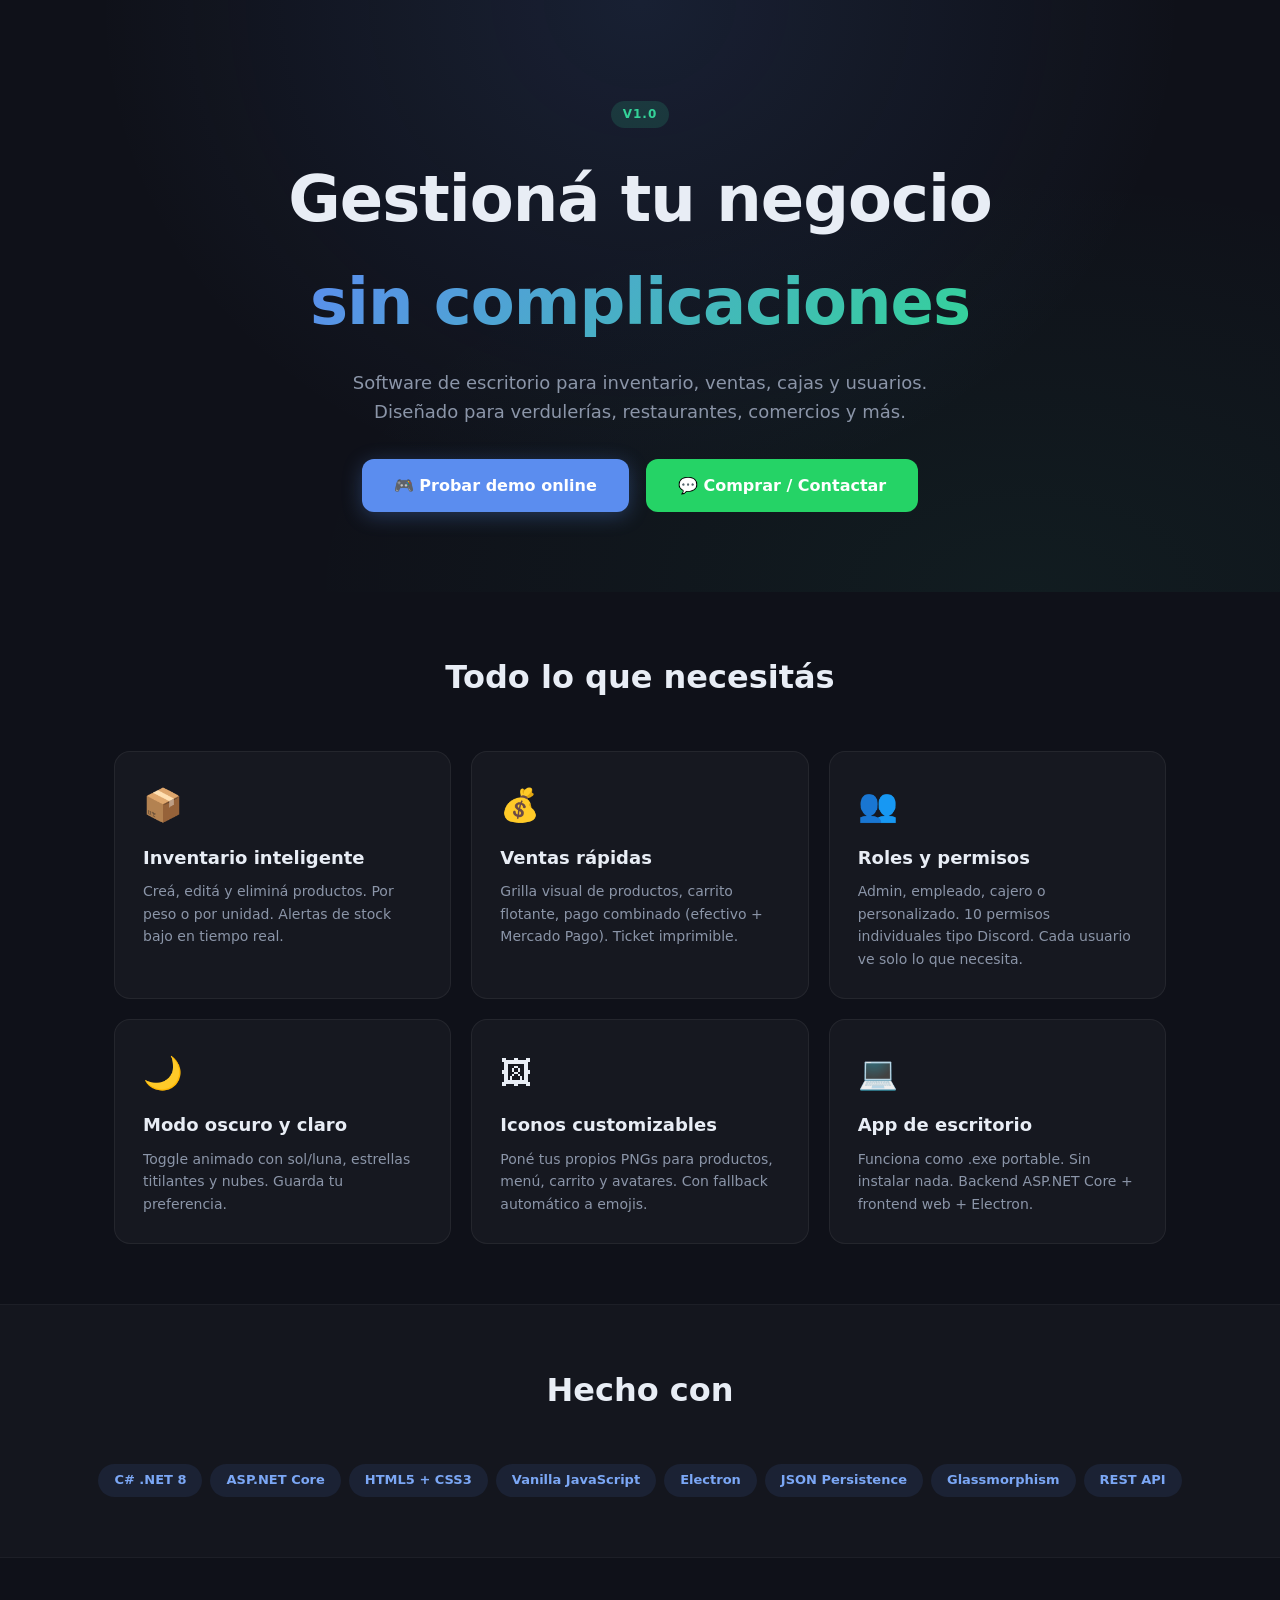
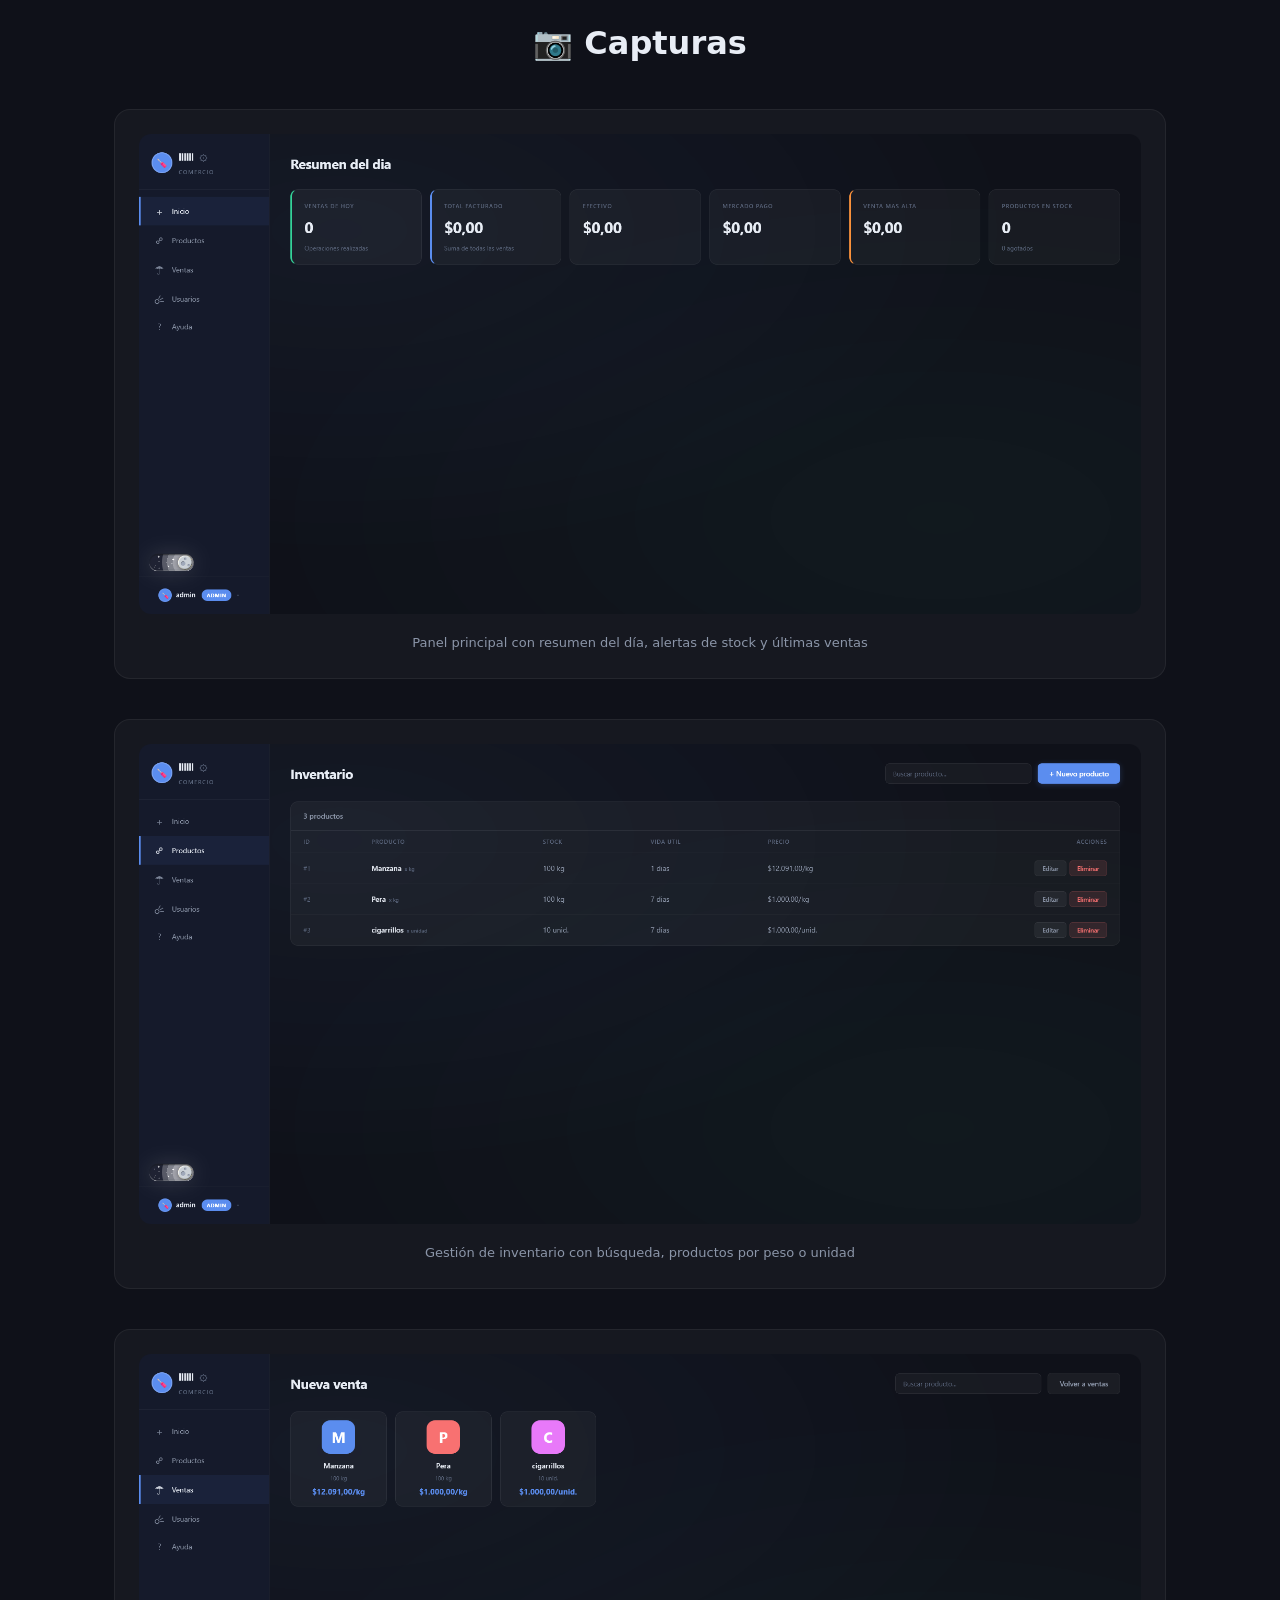
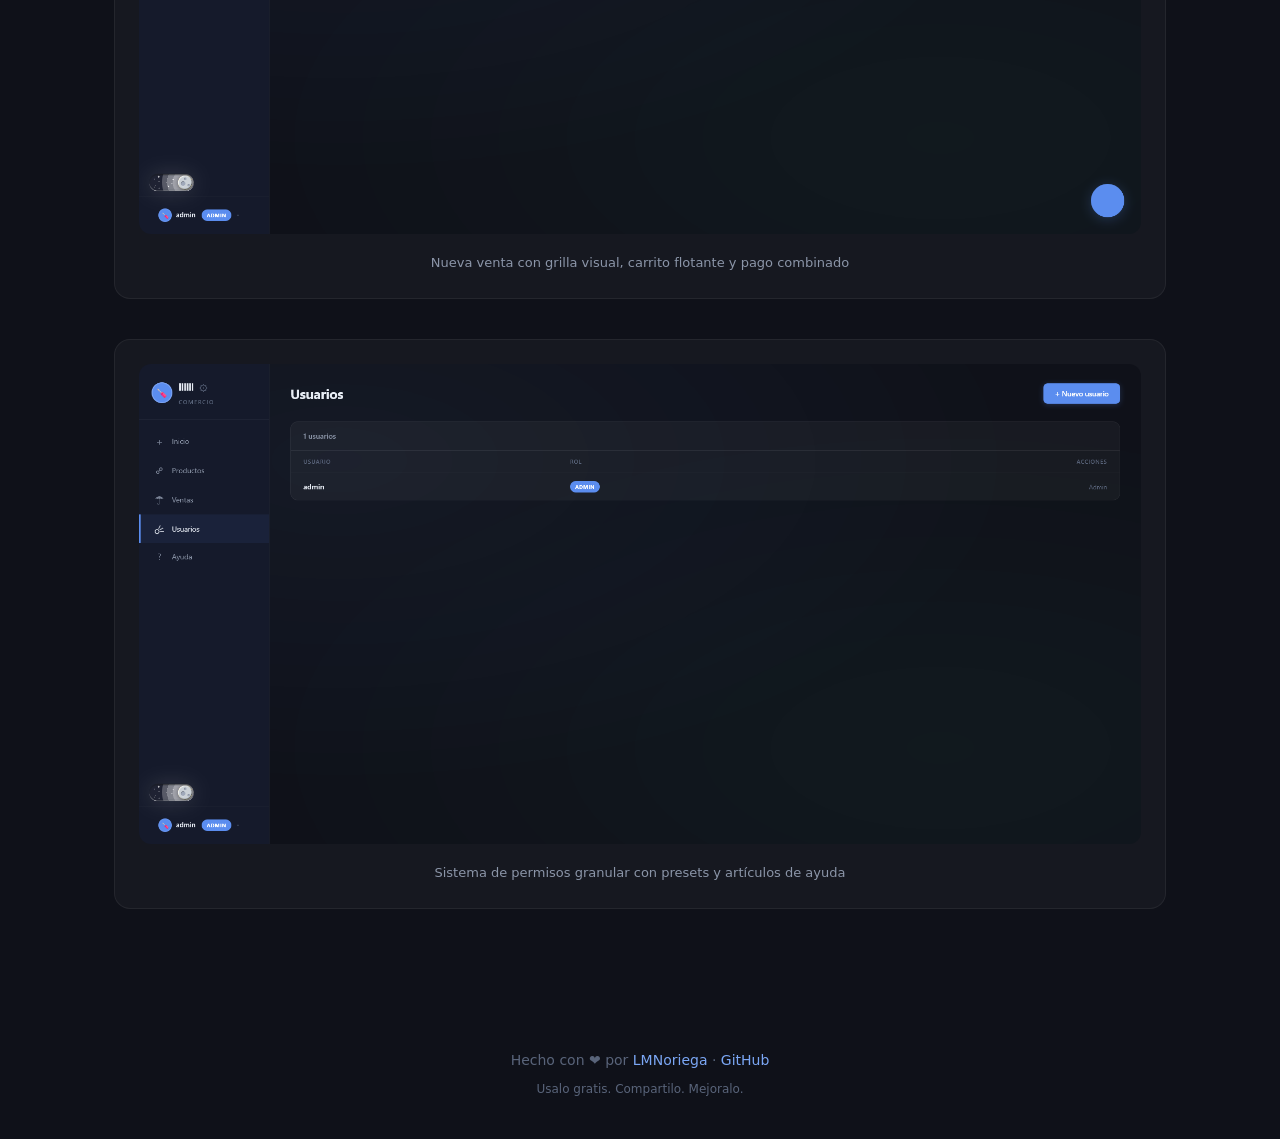
<file: index.html>
<!DOCTYPE html>
<html lang="es">
<head>
    <meta charset="UTF-8">
    <meta name="viewport" content="width=device-width, initial-scale=1.0">
    <meta name="theme-color" content="#0f1119">
    <title>Gestor de Comercio - Software para tu negocio</title>
    <style>
        * { margin: 0; padding: 0; box-sizing: border-box; }
        body {
            font-family: 'Segoe UI', system-ui, sans-serif;
            background: #0f1119;
            color: #e8edf5;
            line-height: 1.6;
            -webkit-font-smoothing: antialiased;
        }
        .hero {
            text-align: center;
            padding: 100px 24px 80px;
            background: radial-gradient(ellipse at 50% 0%, rgba(91,141,239,0.12) 0%, transparent 60%),
                        radial-gradient(ellipse at 80% 100%, rgba(52,211,153,0.06) 0%, transparent 50%);
        }
        .hero h1 {
            font-size: clamp(36px, 6vw, 64px);
            font-weight: 800;
            letter-spacing: -1px;
            margin-bottom: 16px;
        }
        .hero .gradient-text {
            background: linear-gradient(135deg, #5b8def, #34d399);
            -webkit-background-clip: text;
            -webkit-text-fill-color: transparent;
            background-clip: text;
        }
        .hero p {
            font-size: 18px;
            color: #8b95a8;
            max-width: 600px;
            margin: 0 auto 32px;
        }
        .btn {
            display: inline-flex;
            align-items: center;
            gap: 8px;
            padding: 14px 32px;
            font-size: 16px;
            font-weight: 700;
            border-radius: 12px;
            text-decoration: none;
            transition: all 0.2s;
        }
        .btn-primary {
            background: #5b8def;
            color: #fff;
            box-shadow: 0 4px 20px rgba(91,141,239,0.3);
        }
        .btn-primary:hover {
            background: #7ba7f5;
            transform: translateY(-2px);
        }
        .btn-secondary {
            background: rgba(255,255,255,0.06);
            color: #e8edf5;
            border: 1px solid rgba(255,255,255,0.1);
            margin-left: 12px;
        }
        .btn-secondary:hover {
            background: rgba(255,255,255,0.1);
        }
        .btn-whatsapp {
            background: #25D366;
            color: #fff;
            margin-left: 12px;
        }
        .btn-whatsapp:hover {
            background: #20bd5a;
            transform: translateY(-2px);
        }
        .version-badge {
            display: inline-block;
            background: rgba(52,211,153,0.15);
            color: #34d399;
            font-size: 12px;
            font-weight: 700;
            padding: 4px 12px;
            border-radius: 20px;
            margin-bottom: 20px;
            letter-spacing: 1px;
            text-transform: uppercase;
        }
        .features {
            max-width: 1100px;
            margin: 0 auto;
            padding: 60px 24px;
        }
        .section-title {
            text-align: center;
            font-size: 32px;
            font-weight: 700;
            margin-bottom: 48px;
        }
        .feature-grid {
            display: grid;
            grid-template-columns: repeat(auto-fill, minmax(300px, 1fr));
            gap: 20px;
        }
        .feature-card {
            background: rgba(255,255,255,0.03);
            border: 1px solid rgba(255,255,255,0.06);
            border-radius: 16px;
            padding: 28px;
            transition: all 0.2s;
        }
        .feature-card:hover {
            background: rgba(255,255,255,0.05);
            border-color: rgba(255,255,255,0.12);
            transform: translateY(-2px);
        }
        .feature-card .icon {
            font-size: 32px;
            margin-bottom: 12px;
        }
        .feature-card h3 {
            font-size: 18px;
            font-weight: 600;
            margin-bottom: 8px;
        }
        .feature-card p {
            font-size: 14px;
            color: #8b95a8;
        }
        .stack {
            text-align: center;
            padding: 60px 24px;
            background: rgba(255,255,255,0.02);
            border-top: 1px solid rgba(255,255,255,0.04);
            border-bottom: 1px solid rgba(255,255,255,0.04);
        }
        .stack-tags {
            display: flex;
            flex-wrap: wrap;
            gap: 8px;
            justify-content: center;
            margin-top: 24px;
        }
        .stack-tag {
            background: rgba(91,141,239,0.1);
            color: #7ba7f5;
            font-size: 13px;
            font-weight: 600;
            padding: 6px 16px;
            border-radius: 20px;
        }
        .screenshots {
            max-width: 1100px;
            margin: 0 auto;
            padding: 60px 24px;
        }
        .screenshot-card {
            background: rgba(255,255,255,0.03);
            border: 1px solid rgba(255,255,255,0.06);
            border-radius: 16px;
            padding: 24px;
            text-align: center;
            margin-bottom: 40px;
        }
        .screenshot-card .placeholder {
            background: rgba(255,255,255,0.03);
            border-radius: 12px;
            height: 400px;
            display: flex;
            align-items: center;
            justify-content: center;
            color: #59647a;
            font-size: 14px;
        }
        footer {
            text-align: center;
            padding: 40px 24px;
            color: #59647a;
            font-size: 14px;
        }
        footer a {
            color: #7ba7f5;
            text-decoration: none;
        }
        @media (max-width: 640px) {
            .btn-secondary { margin-left: 0; margin-top: 12px; }
            .hero { padding: 60px 20px 40px; }
        }
    </style>
</head>
<body>

    <section class="hero">
        <span class="version-badge">v1.0</span>
        <h1>Gestioná tu negocio<br><span class="gradient-text">sin complicaciones</span></h1>
        <p>Software de escritorio para inventario, ventas, cajas y usuarios. Diseñado para verdulerías, restaurantes, comercios y más.</p>
        <div>
            <a href="./demo/" class="btn btn-primary">&#127918; Probar demo online</a>
            <a href="https://wa.me/5491134223964?text=Hola!%20Me%20interesa%20el%20Gestor%20de%20Comercio" class="btn btn-whatsapp" target="_blank">&#128172; Comprar / Contactar</a>
        </div>
    </section>

    <section class="features">
        <h2 class="section-title">Todo lo que necesitás</h2>
        <div class="feature-grid">
            <div class="feature-card">
                <div class="icon">&#128230;</div>
                <h3>Inventario inteligente</h3>
                <p>Creá, editá y eliminá productos. Por peso o por unidad. Alertas de stock bajo en tiempo real.</p>
            </div>
            <div class="feature-card">
                <div class="icon">&#128176;</div>
                <h3>Ventas rápidas</h3>
                <p>Grilla visual de productos, carrito flotante, pago combinado (efectivo + Mercado Pago). Ticket imprimible.</p>
            </div>
            <div class="feature-card">
                <div class="icon">&#128101;</div>
                <h3>Roles y permisos</h3>
                <p>Admin, empleado, cajero o personalizado. 10 permisos individuales tipo Discord. Cada usuario ve solo lo que necesita.</p>
            </div>
            <div class="feature-card">
                <div class="icon">&#127769;</div>
                <h3>Modo oscuro y claro</h3>
                <p>Toggle animado con sol/luna, estrellas titilantes y nubes. Guarda tu preferencia.</p>
            </div>
            <div class="feature-card">
                <div class="icon">&#128444;</div>
                <h3>Iconos customizables</h3>
                <p>Poné tus propios PNGs para productos, menú, carrito y avatares. Con fallback automático a emojis.</p>
            </div>
            <div class="feature-card">
                <div class="icon">&#128187;</div>
                <h3>App de escritorio</h3>
                <p>Funciona como .exe portable. Sin instalar nada. Backend ASP.NET Core + frontend web + Electron.</p>
            </div>
        </div>
    </section>

    <section class="stack">
        <h2 class="section-title">Hecho con</h2>
        <div class="stack-tags">
            <span class="stack-tag">C# .NET 8</span>
            <span class="stack-tag">ASP.NET Core</span>
            <span class="stack-tag">HTML5 + CSS3</span>
            <span class="stack-tag">Vanilla JavaScript</span>
            <span class="stack-tag">Electron</span>
            <span class="stack-tag">JSON Persistence</span>
            <span class="stack-tag">Glassmorphism</span>
            <span class="stack-tag">REST API</span>
        </div>
    </section>

    <section class="screenshots">
        <h2 class="section-title" style="margin-bottom:40px">&#128247; Capturas</h2>
        <div class="screenshot-card">
            <img src="./screenshots/dashboard.png" alt="Dashboard" style="width:100%;border-radius:12px" loading="lazy">
            <p style="color:#8b95a8;font-size:13px;margin-top:12px">Panel principal con resumen del día, alertas de stock y últimas ventas</p>
        </div>
        <div class="screenshot-card">
            <img src="./screenshots/productos.png" alt="Inventario" style="width:100%;border-radius:12px" loading="lazy">
            <p style="color:#8b95a8;font-size:13px;margin-top:12px">Gestión de inventario con búsqueda, productos por peso o unidad</p>
        </div>
        <div class="screenshot-card">
            <img src="./screenshots/ventas.png" alt="Ventas" style="width:100%;border-radius:12px" loading="lazy">
            <p style="color:#8b95a8;font-size:13px;margin-top:12px">Nueva venta con grilla visual, carrito flotante y pago combinado</p>
        </div>
        <div class="screenshot-card">
            <img src="./screenshots/permisos.png" alt="Permisos" style="width:100%;border-radius:12px" loading="lazy">
            <p style="color:#8b95a8;font-size:13px;margin-top:12px">Sistema de permisos granular con presets y artículos de ayuda</p>
        </div>
    </section>

    <footer>
        <p>Hecho con &#10084; por <a href="https://github.com/LMNoriega">LMNoriega</a> · <a href="https://github.com/LMNoriega/gestor-de-comercio-web">GitHub</a></p>
        <p style="margin-top:8px;font-size:12px">Usalo gratis. Compartilo. Mejoralo.</p>
    </footer>

</body>
</html>
</file>
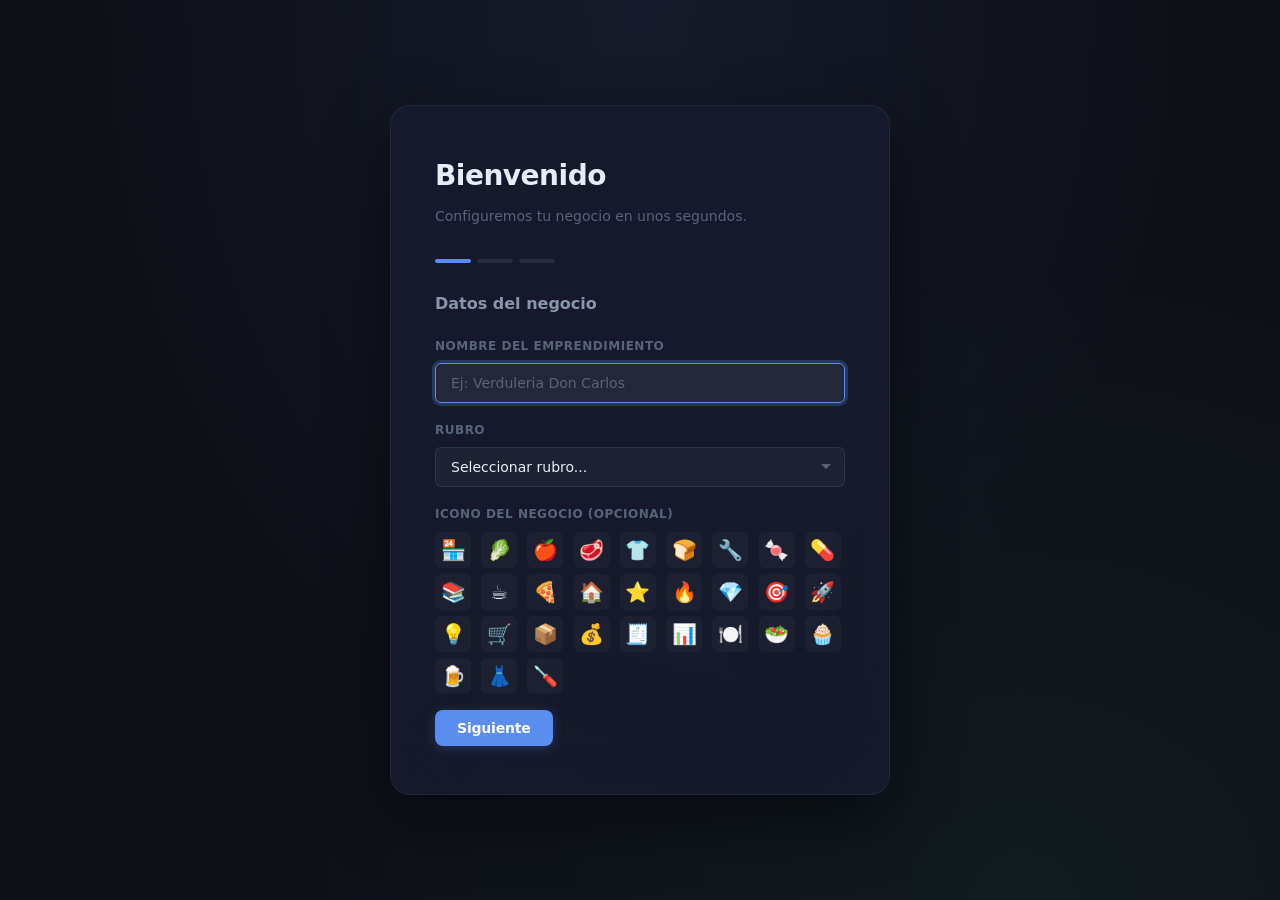
<file: demo/index.html>
<!DOCTYPE html>
<html lang="es">
<head>
    <meta charset="UTF-8">
    <meta name="viewport" content="width=device-width, initial-scale=1.0">
    <meta name="theme-color" content="#0f1119">
    <title>Gestor de Comercio - Demo</title>
    <link rel="stylesheet" href="css/estilo.css">
    <style>
        .demo-banner {
            position: fixed;
            top: 0;
            left: 250px;
            right: 0;
            z-index: 500;
            background: linear-gradient(135deg, #f59e0b, #ea580c);
            color: #fff;
            text-align: center;
            padding: 6px 12px;
            font-size: 12px;
            font-weight: 600;
            letter-spacing: 0.5px;
        }
        .demo-banner a {
            color: #fff;
        }
    </style>
</head>
<body style="margin:0;padding:0;overflow:hidden">

    <div id="app"></div>

    <script src="js/config.js"></script>
    <script src="js/api.js"></script>
    <script src="js/screens/setup.js"></script>
    <script src="js/screens/login.js"></script>
    <script src="js/screens/home.js"></script>
    <script src="js/app.js"></script>

</body>
</html>
</file>
<file: demo/css/estilo.css>
*,
*::before,
*::after {
    margin: 0;
    padding: 0;
    box-sizing: border-box;
}

:root {
    --bg: #0f1119;
    --bg-glass: rgba(22, 27, 44, 0.92);
    --bg-card: rgba(255, 255, 255, 0.04);
    --bg-card-hover: rgba(255, 255, 255, 0.07);
    --border-glass: rgba(255, 255, 255, 0.06);
    --border-card: rgba(255, 255, 255, 0.08);
    --text-primary: #e8edf5;
    --text-secondary: #8b95a8;
    --text-muted: #59647a;
    --accent: #5b8def;
    --accent-glow: rgba(91, 141, 239, 0.25);
    --accent-hover: #7ba7f5;
    --green: #34d399;
    --green-bg: rgba(52, 211, 153, 0.12);
    --red: #f87171;
    --red-bg: rgba(248, 113, 113, 0.12);
    --orange: #fb923c;
    --orange-bg: rgba(251, 146, 60, 0.12);
    --yellow: #facc15;
    --yellow-bg: rgba(250, 204, 21, 0.12);
    --radius: 14px;
    --radius-sm: 8px;
    --radius-xs: 6px;
    --transition: 0.2s cubic-bezier(0.4, 0, 0.2, 1);
    --shadow-lg: 0 25px 60px rgba(0, 0, 0, 0.5);
    --shadow-md: 0 8px 30px rgba(0, 0, 0, 0.3);
    --shadow-sm: 0 2px 8px rgba(0, 0, 0, 0.2);
    --toggle-w: 85px;
}

[data-theme="light"] {
    --bg: #f1f5f9;
    --bg-glass: rgba(255, 255, 255, 0.88);
    --bg-card: rgba(0, 0, 0, 0.03);
    --bg-card-hover: rgba(0, 0, 0, 0.05);
    --border-glass: rgba(0, 0, 0, 0.08);
    --border-card: rgba(0, 0, 0, 0.1);
    --text-primary: #1e293b;
    --text-secondary: #475569;
    --text-muted: #64748b;
    --accent: #2563eb;
    --accent-glow: rgba(37, 99, 235, 0.2);
    --accent-hover: #1d4ed8;
    --green: #16a34a;
    --green-bg: rgba(22, 163, 74, 0.1);
    --red: #dc2626;
    --red-bg: rgba(220, 38, 38, 0.1);
    --orange: #ea580c;
    --orange-bg: rgba(234, 88, 12, 0.1);
    --yellow: #ca8a04;
    --yellow-bg: rgba(202, 138, 4, 0.1);
    --shadow-lg: 0 25px 60px rgba(0, 0, 0, 0.15);
    --shadow-md: 0 8px 30px rgba(0, 0, 0, 0.1);
    --shadow-sm: 0 2px 8px rgba(0, 0, 0, 0.06);
}

body {
    font-family: 'Segoe UI', system-ui, -apple-system, sans-serif;
    background: var(--bg);
    background-image:
        radial-gradient(ellipse at 20% 20%, rgba(91, 141, 239, 0.06) 0%, transparent 60%),
        radial-gradient(ellipse at 80% 80%, rgba(52, 211, 153, 0.04) 0%, transparent 60%);
    color: var(--text-primary);
    min-height: 100vh;
    line-height: 1.6;
    -webkit-font-smoothing: antialiased;
    transition: background 0.4s ease, color 0.4s ease;
}

[data-theme="light"] body {
    background-image:
        radial-gradient(ellipse at 20% 20%, rgba(37, 99, 235, 0.04) 0%, transparent 60%),
        radial-gradient(ellipse at 80% 80%, rgba(22, 163, 74, 0.03) 0%, transparent 60%);
}

#app {
    min-height: 100vh;
}

/* ============ SIDEBAR ============ */
.sidebar {
    position: fixed;
    top: 0;
    left: 0;
    bottom: 0;
    width: 250px;
    background: var(--bg-glass);
    backdrop-filter: blur(24px) saturate(180%);
    -webkit-backdrop-filter: blur(24px) saturate(180%);
    border-right: 1px solid var(--border-glass);
    display: flex;
    flex-direction: column;
    z-index: 100;
    transition: transform var(--transition);
}

.sidebar-header {
    padding: 28px 24px 20px;
    border-bottom: 1px solid var(--border-glass);
}

.sidebar-header h2 {
    font-size: 18px;
    font-weight: 700;
    color: var(--text-primary);
    letter-spacing: -0.3px;
}

.sidebar-header .rubro {
    font-size: 11px;
    color: var(--text-muted);
    text-transform: uppercase;
    letter-spacing: 1.5px;
    margin-top: 4px;
    font-weight: 600;
}

.sidebar-nav {
    flex: 1;
    padding: 12px 0;
    overflow-y: auto;
}

.sidebar-nav a {
    display: flex;
    align-items: center;
    gap: 12px;
    padding: 10px 24px;
    color: var(--text-secondary);
    text-decoration: none;
    font-size: 14px;
    font-weight: 500;
    transition: all var(--transition);
    border-left: 3px solid transparent;
    margin: 1px 0;
}

.sidebar-nav a:hover {
    color: var(--text-primary);
    background: rgba(255, 255, 255, 0.03);
}

.sidebar-nav a.activo {
    color: var(--text-primary);
    background: rgba(91, 141, 239, 0.08);
    border-left-color: var(--accent);
}

.sidebar-nav .icono {
    font-size: 17px;
    width: 24px;
    text-align: center;
    opacity: 0.85;
}

.sidebar-footer {
    padding: 16px 24px;
    border-top: 1px solid var(--border-glass);
    font-size: 12px;
}

.sidebar-footer .usuario-actual {
    color: var(--text-primary);
    font-weight: 600;
    font-size: 13px;
}

.sidebar-footer .rol-badge {
    display: inline-block;
    background: var(--accent);
    color: #fff;
    font-size: 10px;
    padding: 3px 10px;
    border-radius: 20px;
    margin-left: 8px;
    font-weight: 700;
    text-transform: uppercase;
    letter-spacing: 0.5px;
}

.sidebar-footer .cerrar-sesion {
    display: block;
    color: var(--text-muted);
    cursor: pointer;
    margin-top: 10px;
    font-size: 12px;
    border: none;
    background: none;
    padding: 0;
    transition: color var(--transition);
}

.sidebar-footer .cerrar-sesion:hover {
    color: var(--red);
}

/* ============ CONTENIDO ============ */
.contenido {
    margin-left: 250px;
    padding: 36px 40px;
    animation: fadeIn 0.35s ease;
}

@keyframes fadeIn {
    from { opacity: 0; transform: translateY(8px); }
    to { opacity: 1; transform: translateY(0); }
}

.titulo-pagina {
    font-size: 26px;
    font-weight: 700;
    margin-bottom: 28px;
    letter-spacing: -0.5px;
}

/* ============ CARDS DE RESUMEN ============ */
.cards-resumen {
    display: grid;
    grid-template-columns: repeat(auto-fill, minmax(230px, 1fr));
    gap: 16px;
    margin-bottom: 36px;
}

.card-resumen {
    background: var(--bg-card);
    border: 1px solid var(--border-card);
    border-radius: var(--radius);
    padding: 22px 24px;
    backdrop-filter: blur(12px);
    -webkit-backdrop-filter: blur(12px);
    transition: all var(--transition);
    cursor: default;
}

.card-resumen:hover {
    background: var(--bg-card-hover);
    border-color: rgba(255, 255, 255, 0.12);
    transform: translateY(-2px);
    box-shadow: var(--shadow-md);
}

.card-resumen .label {
    font-size: 11px;
    font-weight: 600;
    color: var(--text-muted);
    text-transform: uppercase;
    letter-spacing: 1px;
    margin-bottom: 8px;
}

.card-resumen .valor {
    font-size: 30px;
    font-weight: 700;
    color: var(--text-primary);
    letter-spacing: -0.5px;
}

.card-resumen .sub {
    font-size: 12px;
    color: var(--text-muted);
    margin-top: 6px;
}

.card-destacado {
    border-left: 3px solid transparent;
}

.card-destacado.verde { border-left-color: var(--green); }
.card-destacado.naranja { border-left-color: var(--orange); }
.card-destacado.azul { border-left-color: var(--accent); }

/* ============ ALERTAS ============ */
.alerta-stock {
    background: var(--yellow-bg);
    border: 1px solid rgba(250, 204, 21, 0.25);
    border-radius: var(--radius);
    padding: 14px 20px;
    display: flex;
    align-items: center;
    gap: 10px;
    margin-bottom: 24px;
    font-size: 14px;
    color: #fde68a;
    backdrop-filter: blur(8px);
}

/* ============ TABLAS ============ */
.tabla-contenedor {
    background: var(--bg-card);
    border: 1px solid var(--border-card);
    border-radius: var(--radius);
    overflow: hidden;
    backdrop-filter: blur(12px);
}

.tabla-contenedor .tabla-header {
    padding: 16px 24px;
    border-bottom: 1px solid var(--border-card);
    font-size: 14px;
    font-weight: 600;
    color: var(--text-secondary);
}

.tabla {
    width: 100%;
    border-collapse: collapse;
}

.tabla th {
    text-align: left;
    font-size: 11px;
    font-weight: 600;
    color: var(--text-muted);
    text-transform: uppercase;
    letter-spacing: 0.8px;
    padding: 12px 24px;
    border-bottom: 1px solid var(--border-card);
}

.tabla td {
    padding: 14px 24px;
    border-bottom: 1px solid rgba(255, 255, 255, 0.03);
    font-size: 14px;
    color: var(--text-secondary);
}

.tabla tr:last-child td { border-bottom: none; }

.tabla tr:hover td {
    background: rgba(255, 255, 255, 0.02);
}

.badge-mp {
    display: inline-block;
    background: rgba(91, 141, 239, 0.15);
    color: var(--accent-hover);
    font-size: 11px;
    font-weight: 600;
    padding: 3px 10px;
    border-radius: 20px;
}

.badge-efectivo {
    display: inline-block;
    background: var(--green-bg);
    color: var(--green);
    font-size: 11px;
    font-weight: 600;
    padding: 3px 10px;
    border-radius: 20px;
}

.stock-bajo {
    color: var(--red);
    font-weight: 600;
}

.badge-rol {
    display: inline-block;
    font-size: 10px;
    font-weight: 700;
    padding: 3px 10px;
    border-radius: 20px;
    text-transform: uppercase;
    letter-spacing: 0.5px;
    color: #fff;
}

/* ============ BOTONES ============ */
.btn {
    display: inline-flex;
    align-items: center;
    justify-content: center;
    gap: 8px;
    padding: 10px 22px;
    border: none;
    border-radius: var(--radius-sm);
    font-size: 14px;
    font-weight: 600;
    font-family: inherit;
    cursor: pointer;
    transition: all var(--transition);
    letter-spacing: -0.2px;
}

.btn:active { transform: scale(0.97); }

.btn-primario {
    background: var(--accent);
    color: #fff;
    box-shadow: 0 2px 12px var(--accent-glow);
}

.btn-primario:hover {
    background: var(--accent-hover);
    box-shadow: 0 4px 20px var(--accent-glow);
    transform: translateY(-1px);
}

.btn-secundario {
    background: rgba(255, 255, 255, 0.05);
    color: var(--text-secondary);
    border: 1px solid var(--border-card);
}

.btn-secundario:hover {
    background: rgba(255, 255, 255, 0.08);
    color: var(--text-primary);
}

.btn-peligro {
    background: var(--red-bg);
    color: var(--red);
    border: 1px solid rgba(248, 113, 113, 0.2);
}

.btn-peligro:hover {
    background: rgba(248, 113, 113, 0.2);
}

.btn-chico {
    padding: 6px 14px;
    font-size: 12px;
    border-radius: var(--radius-xs);
}

.btn-icono {
    width: 36px;
    height: 36px;
    padding: 0;
    border-radius: 50%;
    font-size: 18px;
    background: rgba(255, 255, 255, 0.04);
    border: 1px solid var(--border-card);
    color: var(--text-secondary);
}

.btn-icono:hover {
    background: rgba(255, 255, 255, 0.08);
    color: var(--text-primary);
}

/* ============ FORMULARIOS ============ */
.grupo-campo {
    margin-bottom: 18px;
}

.grupo-campo label {
    display: block;
    font-size: 12px;
    font-weight: 600;
    color: var(--text-muted);
    margin-bottom: 7px;
    text-transform: uppercase;
    letter-spacing: 0.5px;
}

.grupo-campo input,
.grupo-campo select {
    width: 100%;
    padding: 11px 15px;
    background: rgba(255, 255, 255, 0.04);
    border: 1px solid var(--border-card);
    border-radius: var(--radius-xs);
    font-size: 14px;
    font-family: inherit;
    color: var(--text-primary);
    transition: all var(--transition);
}

.grupo-campo input:focus,
.grupo-campo select:focus {
    outline: none;
    border-color: var(--accent);
    box-shadow: 0 0 0 3px var(--accent-glow);
    background: rgba(255, 255, 255, 0.06);
}

.grupo-campo input::placeholder {
    color: var(--text-muted);
}

.grupo-campo select {
    cursor: pointer;
    appearance: none;
    background-image: url("data:image/svg+xml,%3Csvg xmlns='http://www.w3.org/2000/svg' width='12' height='12' viewBox='0 0 12 12'%3E%3Cpath d='M6 8L1 3h10z' fill='%2359647a'/%3E%3C/svg%3E");
    background-repeat: no-repeat;
    background-position: right 12px center;
    padding-right: 36px;
}

.grupo-campo select option {
    background: #161b2c;
    color: var(--text-primary);
}

.mensaje-error {
    background: var(--red-bg);
    color: var(--red);
    font-size: 13px;
    padding: 10px 14px;
    border-radius: var(--radius-xs);
    border: 1px solid rgba(248, 113, 113, 0.2);
    margin-bottom: 16px;
    display: none;
}

.mensaje-error.visible { display: block; }

.fila-campos {
    display: grid;
    gap: 14px;
}

.fila-campos.col-2 { grid-template-columns: 1fr 1fr; }
.fila-campos.col-3 { grid-template-columns: 1fr 1fr 1fr; }
.fila-campos.col-4 { grid-template-columns: 1fr 1fr 1fr 1fr; }

/* ============ MODAL ============ */
.modal-overlay {
    position: fixed;
    inset: 0;
    background: rgba(0, 0, 0, 0.65);
    backdrop-filter: blur(6px);
    -webkit-backdrop-filter: blur(6px);
    display: flex;
    align-items: center;
    justify-content: center;
    z-index: 999;
    animation: overlayIn 0.2s ease;
}

@keyframes overlayIn {
    from { opacity: 0; }
    to { opacity: 1; }
}

.modal {
    background: var(--bg-glass);
    backdrop-filter: blur(30px) saturate(180%);
    -webkit-backdrop-filter: blur(30px) saturate(180%);
    border: 1px solid var(--border-glass);
    border-radius: var(--radius);
    box-shadow: var(--shadow-lg);
    width: 520px;
    max-width: 92vw;
    max-height: 85vh;
    overflow-y: auto;
    padding: 32px;
    animation: modalIn 0.3s cubic-bezier(0.34, 1.56, 0.64, 1);
}

@keyframes modalIn {
    from {
        opacity: 0;
        transform: translateY(20px) scale(0.96);
    }
    to {
        opacity: 1;
        transform: translateY(0) scale(1);
    }
}

.modal-grande {
    width: 700px;
}

.modal-header {
    display: flex;
    align-items: center;
    justify-content: space-between;
    margin-bottom: 28px;
}

.modal-header h2 {
    font-size: 20px;
    font-weight: 700;
    letter-spacing: -0.3px;
}

.modal-cerrar {
    width: 36px;
    height: 36px;
    border-radius: 50%;
    border: 1px solid var(--border-card);
    background: rgba(255, 255, 255, 0.03);
    color: var(--text-muted);
    cursor: pointer;
    font-size: 18px;
    display: flex;
    align-items: center;
    justify-content: center;
    transition: all var(--transition);
}

.modal-cerrar:hover {
    background: rgba(255, 255, 255, 0.08);
    color: var(--text-primary);
}

.modal-footer {
    margin-top: 28px;
    display: flex;
    gap: 12px;
    justify-content: flex-end;
}

/* ============ SETUP & LOGIN ============ */
.setup-pantalla {
    display: flex;
    align-items: center;
    justify-content: center;
    min-height: 100vh;
    background: var(--bg);
    background-image:
        radial-gradient(ellipse at 50% 0%, rgba(91, 141, 239, 0.08) 0%, transparent 60%),
        radial-gradient(ellipse at 80% 100%, rgba(52, 211, 153, 0.05) 0%, transparent 50%);
}

.setup-card {
    background: var(--bg-glass);
    backdrop-filter: blur(30px) saturate(180%);
    -webkit-backdrop-filter: blur(30px) saturate(180%);
    border: 1px solid var(--border-glass);
    border-radius: 20px;
    box-shadow: var(--shadow-lg);
    padding: 48px 44px;
    width: 460px;
    max-width: 92vw;
    animation: modalIn 0.4s cubic-bezier(0.34, 1.56, 0.64, 1);
}

.setup-card h1 {
    font-size: 28px;
    font-weight: 700;
    color: var(--text-primary);
    margin-bottom: 6px;
    letter-spacing: -0.5px;
}

.setup-card .subtitulo {
    color: var(--text-muted);
    font-size: 14px;
    margin-bottom: 32px;
}

.setup-paso { display: none; }
.setup-paso.activo { display: block; }

.setup-paso h3 {
    font-size: 16px;
    font-weight: 600;
    margin-bottom: 20px;
    color: var(--text-secondary);
}

.pasos-indicador {
    display: flex;
    gap: 6px;
    margin-bottom: 28px;
}

.pasos-indicador .step-dot {
    width: 36px;
    height: 4px;
    border-radius: 2px;
    background: rgba(255, 255, 255, 0.08);
    transition: all 0.3s ease;
}

.pasos-indicador .step-dot.hecho { background: var(--accent); }
.pasos-indicador .step-dot.activo { background: var(--accent); }

.login-pantalla {
    display: flex;
    align-items: center;
    justify-content: center;
    min-height: 100vh;
    background: var(--bg);
    background-image:
        radial-gradient(ellipse at 30% 50%, rgba(91, 141, 239, 0.06) 0%, transparent 50%),
        radial-gradient(ellipse at 70% 30%, rgba(52, 211, 153, 0.04) 0%, transparent 50%);
}

.login-card {
    background: var(--bg-glass);
    backdrop-filter: blur(30px) saturate(180%);
    -webkit-backdrop-filter: blur(30px) saturate(180%);
    border: 1px solid var(--border-glass);
    border-radius: 20px;
    box-shadow: var(--shadow-lg);
    padding: 44px 40px;
    width: 400px;
    max-width: 92vw;
    animation: modalIn 0.4s cubic-bezier(0.34, 1.56, 0.64, 1);
}

.login-card .emprendimiento-nombre {
    font-size: 22px;
    font-weight: 700;
    color: var(--text-primary);
    margin-bottom: 4px;
    letter-spacing: -0.3px;
}

.login-card .rubro-tag {
    font-size: 11px;
    color: var(--text-muted);
    text-transform: uppercase;
    letter-spacing: 1.5px;
    margin-bottom: 28px;
    font-weight: 600;
}

.login-card h2 {
    font-size: 18px;
    font-weight: 600;
    margin-bottom: 22px;
}

/* ============ CARRITO DE VENTA ============ */
.carrito-lista {
    margin-bottom: 16px;
}

.carrito-item {
    display: flex;
    align-items: center;
    justify-content: space-between;
    padding: 12px 16px;
    background: rgba(255, 255, 255, 0.02);
    border: 1px solid var(--border-card);
    border-radius: var(--radius-xs);
    margin-bottom: 8px;
    animation: fadeIn 0.2s ease;
}

.carrito-item .item-info {
    flex: 1;
}

.carrito-item .item-nombre {
    font-weight: 600;
    font-size: 14px;
}

.carrito-item .item-detalle {
    font-size: 12px;
    color: var(--text-muted);
    margin-top: 2px;
}

.carrito-item .item-subtotal {
    font-weight: 700;
    font-size: 15px;
    color: var(--accent);
    margin-right: 12px;
}

.carrito-total {
    display: flex;
    justify-content: space-between;
    align-items: center;
    padding: 14px 16px;
    background: rgba(91, 141, 239, 0.06);
    border: 1px solid rgba(91, 141, 239, 0.15);
    border-radius: var(--radius-xs);
    margin-top: 12px;
}

.carrito-total .total-label {
    font-weight: 600;
    font-size: 14px;
}

.carrito-total .total-valor {
    font-weight: 700;
    font-size: 20px;
    color: var(--accent);
}

.busqueda-productos {
    position: absolute;
    top: 100%;
    left: 0;
    right: 0;
    background: #1a1f35;
    border: 1px solid var(--border-card);
    border-radius: 0 0 var(--radius-xs) var(--radius-xs);
    box-shadow: var(--shadow-lg);
    max-height: 220px;
    overflow-y: auto;
    z-index: 50;
    margin-top: 2px;
}

.producto-sugerencia {
    padding: 10px 15px;
    cursor: pointer;
    transition: all var(--transition);
    font-size: 13px;
    color: var(--text-secondary);
    display: flex;
    justify-content: space-between;
    align-items: center;
    border-bottom: 1px solid rgba(255, 255, 255, 0.03);
}

.producto-sugerencia:last-child {
    border-bottom: none;
}

.producto-sugerencia:hover {
    background: rgba(91, 141, 239, 0.12);
    color: var(--text-primary);
}

.busqueda-wrapper {
    position: relative;
}

/* ============ PAGO DIVIDIDO ============ */
.pago-dividido-toggle {
    display: flex;
    align-items: center;
    gap: 10px;
    cursor: pointer;
    font-size: 13px;
    color: var(--text-muted);
    margin-top: 8px;
    user-select: none;
}

.pago-dividido-toggle input[type="checkbox"] {
    accent-color: var(--accent);
}

.pago-dividido-campos {
    display: grid;
    grid-template-columns: 1fr 1fr;
    gap: 14px;
    margin-top: 12px;
    padding: 14px;
    background: rgba(255, 255, 255, 0.02);
    border: 1px solid var(--border-card);
    border-radius: var(--radius-xs);
    animation: fadeIn 0.2s ease;
}

.pago-dividido-campos .pago-restante {
    font-size: 11px;
    color: var(--text-muted);
    margin-top: 3px;
    text-align: right;
}

/* ============ TICKET ============ */
.ticket {
    background: #fff;
    color: #111;
    font-family: 'Courier New', monospace;
    padding: 20px;
    border-radius: 0;
    font-size: 12px;
    line-height: 1.6;
    width: 280px;
    margin: 0 auto;
    box-shadow: 0 2px 8px rgba(0,0,0,0.3);
}

.ticket .ticket-header {
    text-align: center;
    font-weight: bold;
    font-size: 13px;
    margin-bottom: 4px;
}

.ticket .ticket-sub {
    text-align: center;
    font-size: 10px;
    color: #555;
    margin-bottom: 10px;
}

.ticket hr {
    border: none;
    border-top: 1px dashed #ccc;
    margin: 8px 0;
}

.ticket .ticket-item {
    display: flex;
    justify-content: space-between;
}

.ticket .ticket-total {
    font-weight: bold;
    font-size: 14px;
    text-align: right;
    margin-top: 4px;
}

.ticket .ticket-footer {
    text-align: center;
    font-size: 10px;
    color: #555;
    margin-top: 8px;
}

/* ============ FILTROS ============ */
.filtros-bar {
    display: flex;
    gap: 12px;
    align-items: flex-end;
    flex-wrap: wrap;
    margin-bottom: 20px;
    padding: 16px 20px;
    background: var(--bg-card);
    border: 1px solid var(--border-card);
    border-radius: var(--radius);
    backdrop-filter: blur(12px);
}

.filtros-bar .grupo-campo {
    margin-bottom: 0;
    min-width: 140px;
}

.filtros-bar .grupo-campo label {
    font-size: 10px;
    margin-bottom: 4px;
}

.filtros-bar .grupo-campo input,
.filtros-bar .grupo-campo select {
    padding: 8px 12px;
    font-size: 13px;
}

/* ============ BUSQUEDA EN SECCIONES ============ */
.busqueda-seccion {
    width: 280px;
}

.busqueda-seccion input {
    padding: 10px 14px;
    background: rgba(255, 255, 255, 0.04);
    border: 1px solid var(--border-card);
    border-radius: var(--radius-sm);
    font-size: 13px;
    font-family: inherit;
    color: var(--text-primary);
    width: 100%;
    transition: all var(--transition);
}

.busqueda-seccion input:focus {
    outline: none;
    border-color: var(--accent);
    box-shadow: 0 0 0 3px var(--accent-glow);
}

.busqueda-seccion input::placeholder {
    color: var(--text-muted);
}

/* ============ CLICK EN VENTA ============ */
.tabla td.fila-clickeable {
    cursor: pointer;
}

.tabla tr.fila-clickeable:hover td {
    background: rgba(91, 141, 239, 0.06);
}

/* ============ DETALLE VENTA MODAL ============ */
.detalle-venta-grid {
    display: grid;
    gap: 12px;
}

.detalle-venta-info {
    display: grid;
    grid-template-columns: 1fr 1fr;
    gap: 10px;
    padding: 14px;
    background: rgba(255, 255, 255, 0.02);
    border: 1px solid var(--border-card);
    border-radius: var(--radius-xs);
    margin-bottom: 16px;
}

.detalle-venta-info .dv-item .dv-label {
    font-size: 10px;
    text-transform: uppercase;
    color: var(--text-muted);
    letter-spacing: 0.8px;
}

.detalle-venta-info .dv-item .dv-valor {
    font-size: 14px;
    font-weight: 600;
    color: var(--text-primary);
    margin-top: 2px;
}

/* ============ CARRITO INLINE EDIT ============ */
.input-editar-cantidad:focus {
    outline: none;
    border-color: var(--accent) !important;
    box-shadow: 0 0 0 2px var(--accent-glow);
}

/* ============ GRILLA DE PRODUCTOS (VENTA) ============ */
.grilla-productos {
    display: grid;
    grid-template-columns: repeat(auto-fill, minmax(170px, 1fr));
    gap: 16px;
    margin-bottom: 24px;
}

.producto-card {
    background: var(--bg-card);
    border: 1px solid var(--border-card);
    border-radius: var(--radius);
    padding: 16px;
    cursor: pointer;
    transition: all var(--transition);
    text-align: center;
    backdrop-filter: blur(8px);
    position: relative;
    overflow: hidden;
}

.producto-card:hover {
    background: var(--bg-card-hover);
    border-color: rgba(255, 255, 255, 0.15);
    transform: translateY(-3px);
    box-shadow: var(--shadow-md);
}

.producto-card:active {
    transform: scale(0.97);
}

.producto-card .prod-img {
    width: 64px;
    height: 64px;
    border-radius: 16px;
    margin: 0 auto 12px;
    display: flex;
    align-items: center;
    justify-content: center;
    font-size: 28px;
    font-weight: 700;
    color: #fff;
    text-transform: uppercase;
    transition: transform 0.15s;
}

.producto-card:hover .prod-img {
    transform: scale(1.08);
}

.producto-card .prod-nombre {
    font-size: 14px;
    font-weight: 600;
    color: var(--text-primary);
    margin-bottom: 4px;
    white-space: nowrap;
    overflow: hidden;
    text-overflow: ellipsis;
}

.producto-card .prod-stock {
    font-size: 11px;
    color: var(--text-muted);
    margin-bottom: 4px;
}

.producto-card .prod-stock.bajo {
    color: var(--orange);
    font-weight: 600;
}

.producto-card .prod-precio {
    font-size: 15px;
    font-weight: 700;
    color: var(--accent);
}

.producto-card.sin-stock {
    opacity: 0.4;
    cursor: not-allowed;
}

.producto-card.sin-stock:hover {
    transform: none;
    box-shadow: none;
}

/* ============ CARRITO FLOTANTE ============ */
.carrito-flotante {
    position: fixed;
    bottom: 32px;
    right: 32px;
    z-index: 200;
}

.carrito-btn {
    width: 64px;
    height: 64px;
    border-radius: 50%;
    background: var(--accent);
    border: none;
    color: #fff;
    font-size: 24px;
    cursor: pointer;
    box-shadow: 0 4px 24px var(--accent-glow);
    transition: all var(--transition);
    position: relative;
    display: flex;
    align-items: center;
    justify-content: center;
}

.carrito-btn:hover {
    transform: scale(1.08);
    box-shadow: 0 6px 28px var(--accent-glow);
}

.carrito-btn:active {
    transform: scale(0.94);
}

.carrito-badge {
    position: absolute;
    top: -4px;
    right: -4px;
    background: var(--red);
    color: #fff;
    font-size: 11px;
    font-weight: 700;
    min-width: 22px;
    height: 22px;
    border-radius: 11px;
    display: flex;
    align-items: center;
    justify-content: center;
    border: 2px solid var(--bg);
    padding: 0 5px;
    transition: transform 0.2s cubic-bezier(0.34, 1.56, 0.64, 1);
}

.carrito-badge.pop {
    transform: scale(1.4);
}

/* ============ POPUP CANTIDAD ============ */
.popup-cantidad {
    position: fixed;
    z-index: 1000;
    background: var(--bg-glass);
    backdrop-filter: blur(24px);
    border: 1px solid var(--border-glass);
    border-radius: var(--radius);
    box-shadow: var(--shadow-lg);
    padding: 28px;
    width: 340px;
    animation: popIn 0.25s cubic-bezier(0.34, 1.56, 0.64, 1);
}

@keyframes popIn {
    from { opacity: 0; transform: translateY(10px) scale(0.9); }
    to { opacity: 1; transform: translateY(0) scale(1); }
}

.popup-cantidad .popup-titulo {
    font-size: 16px;
    font-weight: 600;
    margin-bottom: 6px;
    color: var(--text-primary);
}

.popup-cantidad .popup-stock {
    font-size: 12px;
    color: var(--text-muted);
    margin-bottom: 16px;
}

.popup-fondo {
    position: fixed;
    inset: 0;
    z-index: 999;
}

/* ============ ANIMACION VUELO ============ */
.vuelo-item {
    position: fixed;
    z-index: 1001;
    pointer-events: none;
    border-radius: 12px;
    transition: all 0.5s cubic-bezier(0.2, 0.8, 0.3, 1);
    font-weight: 700;
    color: #fff;
    display: flex;
    align-items: center;
    justify-content: center;
    font-size: 22px;
    box-shadow: 0 8px 24px rgba(0,0,0,0.4);
}

/* ============ TICKET PAGO LIMPIO ============ */
.ticket-pago-lista {
    list-style: none;
    padding: 0;
    margin: 4px 0;
}

.ticket-pago-lista li {
    display: flex;
    justify-content: space-between;
    padding: 1px 0;
    font-size: 12px;
}

/* ============ HEADER DE SECCION ============ */
.seccion-header {
    display: flex;
    align-items: center;
    justify-content: space-between;
    margin-bottom: 32px;
}

/* ============ RESPONSIVE ============ */
@media (max-width: 768px) {
    .sidebar { width: 200px; }
    .contenido { margin-left: 200px; padding: 24px 20px; }
    .cards-resumen { grid-template-columns: 1fr 1fr; }
    .fila-campos.col-4,
    .fila-campos.col-3 { grid-template-columns: 1fr 1fr; }
    .filtros-bar { flex-direction: column; }
}

/* ============ THEME TOGGLE FANCY ============ */
.toggle-wrapper {
    margin-top: 10px;
    display: flex;
}

.toggle {
    -webkit-tap-highlight-color: transparent;
    width: var(--toggle-w, 200px);
    aspect-ratio: 8 / 3;
    border-radius: 100vh;
    border: 0;
    position: relative;
    padding: 0;
    overflow: hidden;
    cursor: pointer;
    transition: background 0.5s cubic-bezier(.4,-0.3,.6,1.3);
    --sky: hsl(204, 53%, 47%);
    --night: hsl(229, 25%, 16%);
    outline-color: transparent;
    background: hsl(calc(204 + (var(--dark, 0) * 25)) calc((53 - (var(--dark, 0) * 28)) * 1%) calc((47 - (var(--dark, 0) * 31)) * 1%));
    box-shadow:
        calc(var(--toggle-w, 200px) * 0) calc(var(--toggle-w, 200px) * 0.02) calc(var(--toggle-w, 200px) * 0.01) calc(var(--toggle-w, 200px) * -0.0025) hsl(210 10% 100% / 0.8),
        calc(var(--toggle-w, 200px) * 0) calc(var(--toggle-w, 200px) * -0.02) calc(var(--toggle-w, 200px) * 0.01) calc(var(--toggle-w, 200px) * -0.0025) hsl(210 10% 10% / 0.2),
        calc(var(--toggle-w, 200px) * 0) calc(var(--toggle-w, 200px) * 0.02) calc(var(--toggle-w, 200px) * 0.5) 0 hsl(210 10% 100% / 0.15);
}

.toggle:after {
    content: "";
    position: absolute;
    inset: 0;
    box-shadow:
        calc(var(--toggle-w, 200px) * 0) calc(var(--toggle-w, 200px) * -0.025) calc(var(--toggle-w, 200px) * 0.025) 0 hsl(210 10% 10% / 0.15) inset,
        calc(var(--toggle-w, 200px) * 0) calc(var(--toggle-w, 200px) * 0.025) calc(var(--toggle-w, 200px) * 0.025) 0 hsl(210 10% 10% / 0.65) inset;
    border-radius: 100vh;
}

.toggle__content {
    position: absolute;
    top: 0; left: 0; right: 0; bottom: 0;
    overflow: hidden;
    border-radius: 100vh;
    display: block;
    clip-path: inset(0 0 0 0 round 100vh);
    container-type: inline-size;
}

.toggle__backdrop {
    overflow: visible !important;
    position: absolute;
    bottom: 0;
    width: 100%;
    left: 0;
    transition: translate 0.5s cubic-bezier(.4,-0.3,.6,1.3);
    translate: 0 calc(var(--dark, 0) * (100% - (3 / 8 * var(--toggle-w, 200px))));
}

[aria-pressed=false] .toggle__backdrop:last-of-type {
    transition-timing-function: cubic-bezier(.2,-0.6,.7,1.6);
}
[aria-pressed=false] .stars path {
    transition-delay: 0s;
}

.stars path {
    transform-box: fill-box;
    transform-origin: 25% 50%;
    scale: calc(0.25 + (var(--dark, 0) * 0.75));
    transition: scale 0.5s calc(0.5s * 0.5) cubic-bezier(.4,-0.3,.6,1.3);
}

.toggle__indicator {
    height: 100%;
    aspect-ratio: 1;
    border-radius: 0%;
    display: grid;
    place-items: center;
    padding: 3%;
    transition: translate 0.5s cubic-bezier(.8,-0.3,.2,1.3);
    translate: calc(var(--dark, 0) * (100cqi - 100%)) 0;
}

.toggle__star {
    height: 100%;
    aspect-ratio: 1;
    border-radius: 50%;
    position: relative;
    transition: translate 0.5s cubic-bezier(.4,-0.3,.6,1.3);
    translate: calc((var(--dark, 0) * -10%) + 5%) 0;
}

.sun {
    background: hsl(47, 91%, 58%);
    position: absolute;
    inset: 0;
    border-radius: 50%;
    overflow: hidden;
    box-shadow:
        calc(var(--toggle-w, 200px) * 0.01) calc(var(--toggle-w, 200px) * 0.01) calc(var(--toggle-w, 200px) * 0.02) 0 hsl(210 10% 100% / 0.95) inset,
        calc(var(--toggle-w, 200px) * -0.01) calc(var(--toggle-w, 200px) * -0.01) calc(var(--toggle-w, 200px) * 0.02) 0 hsl(210 10% 20% / 0.5) inset;
}

.moon {
    position: absolute;
    inset: -1%;
    border-radius: 50%;
    background: hsl(212, 13%, 82%);
    transition: translate 0.5s ease-in-out;
    translate: calc((100 - (var(--dark, 0) * 100)) * 1%) 0%;
    box-shadow:
        calc(var(--toggle-w, 200px) * 0.01) calc(var(--toggle-w, 200px) * 0.01) calc(var(--toggle-w, 200px) * 0.02) 0 hsl(210 10% 100% / 0.95) inset,
        calc(var(--toggle-w, 200px) * -0.01) calc(var(--toggle-w, 200px) * -0.01) calc(var(--toggle-w, 200px) * 0.02) 0 hsl(210 10% 10% / 0.95) inset;
}

.moon__crater {
    position: absolute;
    background: hsl(221, 16%, 68%);
    border-radius: 50%;
    width: calc(var(--size, 10) * 1%);
    aspect-ratio: 1;
    left: calc(var(--x) * 1%);
    top: calc(var(--y) * 1%);
    box-shadow:
        calc(var(--toggle-w, 200px) * 0.01) calc(var(--toggle-w, 200px) * 0.01) calc(var(--toggle-w, 200px) * 0.01) 0 hsl(210 10% 6% / 0.25) inset,
        0 calc(var(--toggle-w, 200px) * 0.005) calc(var(--toggle-w, 200px) * 0.01) 0 hsl(210 10% 100% / 0.25);
}

.moon__crater:nth-of-type(1) { --size: 18; --x: 40; --y: 15; }
.moon__crater:nth-of-type(2) { --size: 20; --x: 65; --y: 58; }
.moon__crater:nth-of-type(3) { --size: 34; --x: 18; --y: 40; }

.toggle__star:before {
    content: "";
    z-index: -1;
    width: 356%;
    background:
        radial-gradient(hsl(0 0% 100% / 0.25) 40%, transparent 40.5%),
        radial-gradient(hsl(0 0% 100% / 0.25) 56%, transparent 56.5%) hsl(0 0% 100% / 0.25);
    border-radius: 50%;
    aspect-ratio: 1;
    position: absolute;
    top: 50%;
    left: 50%;
    transition: translate 0.5s cubic-bezier(.4,-0.3,.6,1.3);
    translate: calc((50 - (var(--dark, 0) * 4)) * -1%) -50%;
}

.toggle__star:after {
    content: "";
    position: absolute;
    inset: 0;
    display: block;
    background: hsl(0 0% 0% / 0.5);
    filter: blur(4px);
    translate: 2% 4%;
    border-radius: 50%;
    z-index: -1;
}

.toggle__indicator-wrapper {
    position: absolute;
    inset: 0;
}

[aria-pressed=true] { --dark: 1; }

.stars g {
    transform-box: fill-box;
    transform-origin: 50% 50%;
}
.stars g:nth-of-type(3) { animation: twinkle 4s -2s infinite; }
.stars g:nth-of-type(11) { animation: twinkle 6s -2s infinite; }
.stars g:nth-of-type(9) { animation: twinkle 4s -1s infinite; }

@keyframes twinkle {
    0%, 40%, 60%, 100% { transform: scale(1); }
    50% { transform: scale(0); }
}

/* ============ DROPDOWN USUARIO ============ */
.usuario-dropdown {
    position: relative;
    display: inline-block;
}

.usuario-dropdown-trigger {
    display: flex;
    align-items: center;
    gap: 8px;
    cursor: pointer;
    padding: 6px 12px;
    border-radius: var(--radius-xs);
    border: 1px solid transparent;
    transition: all var(--transition);
    user-select: none;
}

.usuario-dropdown-trigger:hover {
    background: rgba(255, 255, 255, 0.05);
    border-color: var(--border-card);
}

.usuario-dropdown-menu {
    position: absolute;
    bottom: 100%;
    left: 0;
    right: 0;
    margin-bottom: 6px;
    background: var(--bg-glass);
    backdrop-filter: blur(20px);
    border: 1px solid var(--border-glass);
    border-radius: var(--radius-xs);
    box-shadow: var(--shadow-lg);
    padding: 6px;
    display: none;
    z-index: 300;
    animation: fadeIn 0.15s ease;
}

.usuario-dropdown-menu.visible {
    display: block;
}

.usuario-dropdown-menu button {
    display: flex;
    align-items: center;
    gap: 8px;
    width: 100%;
    padding: 8px 12px;
    border: none;
    background: transparent;
    color: var(--text-secondary);
    font-size: 13px;
    font-family: inherit;
    cursor: pointer;
    border-radius: 4px;
    transition: all var(--transition);
}

.usuario-dropdown-menu button:hover {
    background: rgba(255, 255, 255, 0.05);
    color: var(--text-primary);
}

.usuario-dropdown-menu button.peligro {
    color: var(--red);
}

.usuario-dropdown-menu button.peligro:hover {
    background: var(--red-bg);
}

.usuario-dropdown-menu button.usuario-actual-btn {
    background: rgba(91, 141, 239, 0.08);
}

.usuario-dropdown-menu hr {
    border: none;
    border-top: 1px solid var(--border-card);
    margin: 4px 0;
}

/* ============ ICONS THEME AWARE ============ */
[data-theme="light"] .icono-tema-img {
    filter: none;
}

.icono-tema-img {
    filter: brightness(0) invert(1);
}

/* ============ AVATARES ============ */
.avatar {
    width: 36px;
    height: 36px;
    border-radius: 50%;
    object-fit: cover;
    border: 2px solid var(--border-card);
    background: var(--accent);
    display: flex;
    align-items: center;
    justify-content: center;
    font-weight: 700;
    color: #fff;
    font-size: 16px;
    text-transform: uppercase;
    flex-shrink: 0;
    overflow: hidden;
}

.avatar-chico {
    width: 26px;
    height: 26px;
    font-size: 12px;
}

.avatar-empresa {
    width: 40px;
    height: 40px;
    font-size: 18px;
    border-color: rgba(255,255,255,0.2);
}

.sidebar-header-top {
    display: flex;
    align-items: center;
    gap: 12px;
    margin-bottom: 4px;
}

/* ============ EMOJI GRID ============ */
.emoji-grid {
    display: grid;
    grid-template-columns: repeat(auto-fill, minmax(36px, 1fr));
    gap: 6px;
    margin-bottom: 4px;
}

.emoji-item {
    width: 36px;
    height: 36px;
    display: flex;
    align-items: center;
    justify-content: center;
    font-size: 20px;
    border-radius: var(--radius-xs);
    cursor: pointer;
    transition: all var(--transition);
    border: 2px solid transparent;
    background: rgba(255, 255, 255, 0.03);
}

.emoji-item:hover {
    background: rgba(255, 255, 255, 0.08);
    transform: scale(1.15);
}

.emoji-item.seleccionado {
    border-color: var(--accent);
    background: var(--accent-glow);
    transform: scale(1.1);
}

/* ============ MARKDOWN / AYUDA ============ */
.ayuda-layout {
    display: grid;
    grid-template-columns: 240px 1fr;
    gap: 32px;
    max-width: 1100px;
}

.ayuda-sidebar {
    background: var(--bg-card);
    border: 1px solid var(--border-card);
    border-radius: var(--radius);
    padding: 16px;
    height: fit-content;
    backdrop-filter: blur(12px);
}

.ayuda-sidebar h3 {
    font-size: 13px;
    text-transform: uppercase;
    letter-spacing: 0.8px;
    color: var(--text-muted);
    margin-bottom: 12px;
}

.ayuda-sidebar a {
    display: block;
    padding: 8px 12px;
    color: var(--text-secondary);
    text-decoration: none;
    font-size: 14px;
    border-radius: var(--radius-xs);
    transition: all var(--transition);
    margin-bottom: 2px;
}

.ayuda-sidebar a:hover,
.ayuda-sidebar a.activo {
    background: rgba(91, 141, 239, 0.1);
    color: var(--accent);
}

.ayuda-contenido {
    background: var(--bg-card);
    border: 1px solid var(--border-card);
    border-radius: var(--radius);
    padding: 32px 36px;
    backdrop-filter: blur(12px);
    min-height: 400px;
    max-height: calc(100vh - 160px);
    overflow-y: auto;
}

.ayuda-contenido h1 {
    font-size: 26px;
    font-weight: 700;
    margin-bottom: 24px;
    padding-bottom: 16px;
    border-bottom: 1px solid var(--border-card);
}

.ayuda-contenido h2 {
    font-size: 20px;
    font-weight: 600;
    margin-top: 32px;
    margin-bottom: 12px;
    color: var(--text-primary);
}

.ayuda-contenido h3 {
    font-size: 16px;
    font-weight: 600;
    margin-top: 20px;
    margin-bottom: 8px;
    color: var(--text-secondary);
}

.ayuda-contenido p {
    margin-bottom: 14px;
    color: var(--text-secondary);
    line-height: 1.7;
}

.ayuda-contenido strong {
    color: var(--text-primary);
}

.ayuda-contenido ul, .ayuda-contenido ol {
    margin-bottom: 14px;
    padding-left: 20px;
    color: var(--text-secondary);
}

.ayuda-contenido li {
    margin-bottom: 6px;
}

.ayuda-contenido code {
    background: rgba(255, 255, 255, 0.06);
    padding: 2px 6px;
    border-radius: 4px;
    font-size: 13px;
    color: var(--accent);
}

.ayuda-contenido table {
    width: 100%;
    border-collapse: collapse;
    margin-bottom: 16px;
}

.ayuda-contenido th {
    text-align: left;
    padding: 10px 14px;
    background: rgba(255, 255, 255, 0.03);
    border-bottom: 1px solid var(--border-card);
    font-size: 12px;
    text-transform: uppercase;
    letter-spacing: 0.5px;
    color: var(--text-muted);
}

.ayuda-contenido td {
    padding: 10px 14px;
    border-bottom: 1px solid rgba(255, 255, 255, 0.04);
    font-size: 14px;
    color: var(--text-secondary);
}

.ayuda-contenido hr {
    border: none;
    border-top: 1px solid var(--border-card);
    margin: 28px 0;
}

.ayuda-contenido a {
    color: var(--accent);
}
</file>
